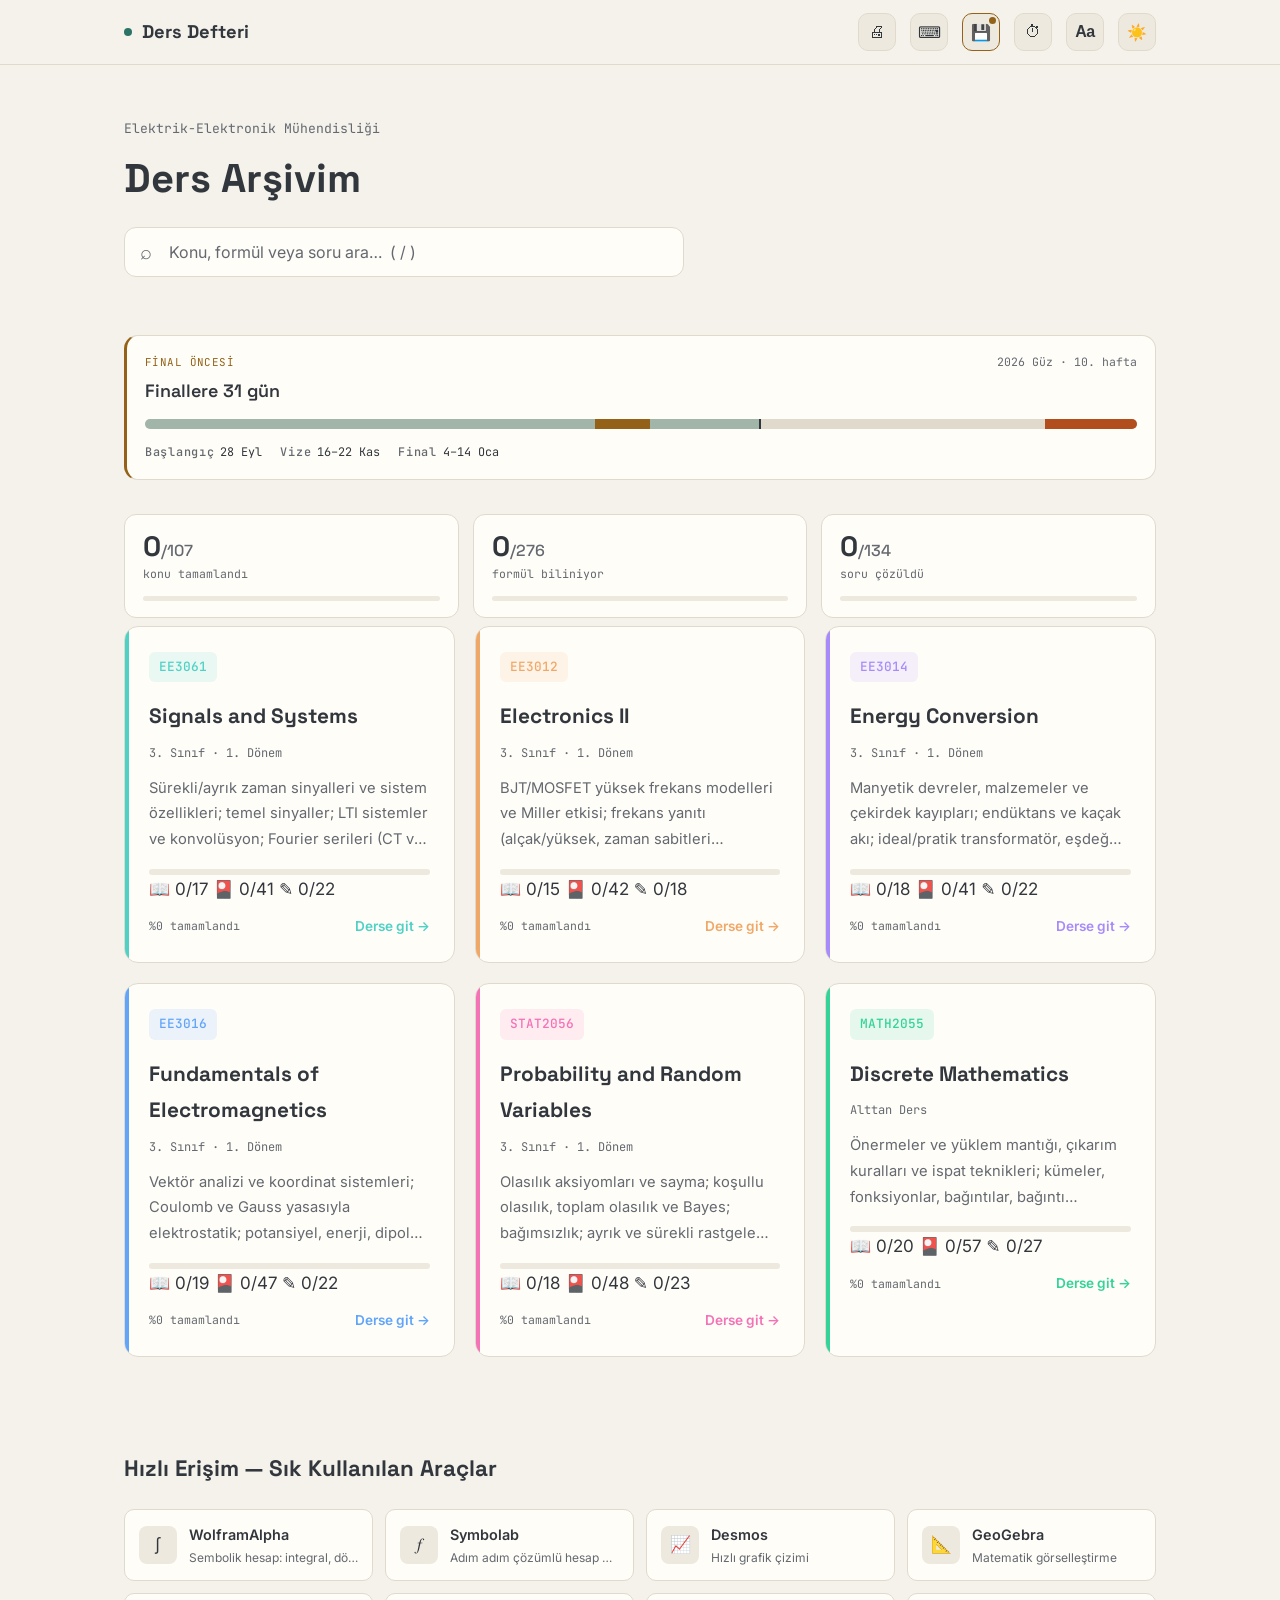
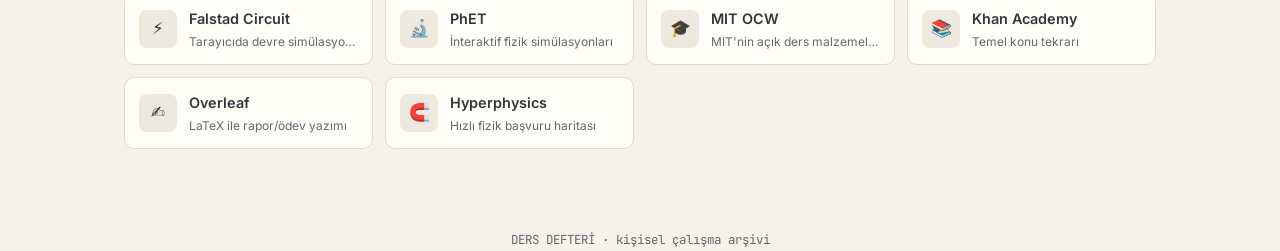
<file: index.html>
<!DOCTYPE html>
<html lang="tr" data-theme="kagit">
<head>
  <meta charset="UTF-8">
  <meta name="viewport" content="width=device-width, initial-scale=1, viewport-fit=cover">
  <title>Ders Defteri</title>

  <!-- ---------- PWA ---------- -->
  <link rel="manifest" href="manifest.json">
  <!-- Tema kullanıcı seçimine bağlı; app.js açılışta doğru rengi yazar. -->
  <meta name="theme-color" content="#F5F2EB">
  <meta name="description" content="Elektrik-Elektronik Mühendisliği ders arşivi: konu anlatımları, formül kartları, video kaynakları ve çözümlü soru havuzu.">
  <meta name="apple-mobile-web-app-capable" content="yes">
  <meta name="mobile-web-app-capable" content="yes">
  <meta name="apple-mobile-web-app-status-bar-style" content="default">
  <meta name="apple-mobile-web-app-title" content="Ders Defteri">
  <link rel="apple-touch-icon" href="icon-192.png">
  <link rel="icon" type="image/png" sizes="192x192" href="icon-192.png">

  <link rel="preconnect" href="https://fonts.googleapis.com">
  <link rel="preconnect" href="https://fonts.gstatic.com" crossorigin>
  <link href="https://fonts.googleapis.com/css2?family=Space+Grotesk:wght@500;600;700&family=Inter:wght@400;500;600&family=JetBrains+Mono:wght@400;500;700&display=swap" rel="stylesheet">

  <link rel="stylesheet" href="style.css">
</head>
<body>

  <header class="topbar">
    <div class="wrap">
      <a class="brand" href="index.html"><span class="dot"></span> Ders Defteri</a>
      <div class="nav-actions">
        <button id="themeBtn" class="theme-toggle" onclick="temaSirala()" aria-label="Tema değiştir">☀️</button>
      </div>
    </div>
  </header>

  <main class="wrap">
    <section class="hero">
      <span class="eyebrow">Elektrik-Elektronik Mühendisliği</span>
      <h1>Ders Arşivim</h1>

      <div class="search-box">
        <span class="search-ico">⌕</span>
        <input id="searchInput" type="search" autocomplete="off"
               placeholder="Konu, formül veya soru ara…  ( / )"
               aria-label="Tüm derslerde ara">
        <div id="searchResults" class="search-results"><!-- app.js doldurur --></div>
      </div>
    </section>

    <section id="homeTakvim" class="takvim" hidden><!-- app.js doldurur --></section>

    <section id="homeOzet" class="ozet"><!-- app.js doldurur --></section>

    <section class="grid" id="courseGrid"><!-- app.js doldurur --></section>

    <section class="home-links">
      <h2>Hızlı Erişim — Sık Kullanılan Araçlar</h2>
      <div class="ql-grid" id="quickLinks"><!-- app.js doldurur --></div>
    </section>
  </main>

  <footer class="wrap">DERS DEFTERİ · kişisel çalışma arşivi</footer>

  <!-- Ders verileri (her ders ayrı dosyada) -->
  <script src="data/EE3061.js"></script>
  <script src="data/EE3012.js"></script>
  <script src="data/EE3014.js"></script>
  <script src="data/EE3016.js"></script>
  <script src="data/STAT2056.js"></script>
  <script src="data/MATH2055.js"></script>
  <!-- Ayarlar: kart sırası + hızlı linkler (derslerden SONRA yüklenmeli) -->
  <script src="data/_ayarlar.js"></script>
  <script src="app.js"></script>
</body>
</html>
</file>
<file: style.css>
/* ============================================================
   DERS DEFTERİ — STİL DOSYASI
   Tasarım ilkesi: SAATLERCE OKUNAN BİR DERS KİTABI.
   Ekran bir arayüz değil, sayfa gibi görünmeli; göz gezdirdiği
   her yerde renk, çerçeve ve hareket bulmamalı.
   ------------------------------------------------------------
   1) Renk yalnız ANLAM taşıdığında kullanılır (durum, uyarı, vurgu).
      Dekoratif renk yok; ders rengi yalnız ince bir kenar şeridinde.
   2) Kontrast yüksek ama saf siyah/beyaz yok — ikisi de parlama yapar.
   3) Hareket en aza indirildi: hover'da zıplama, parlaklık oynatma yok.
   4) Metin ölçüsü ve boyutu kullanıcı ayarına bağlı (Aa paneli).
   ============================================================ */

/* ---------- Tema değişkenleri ----------
   Üç tema: kagit (gündüz, varsayılan) · ilik (akşam, düşük mavi ışık)
   · gece (karanlık oda). Eski "light"/"dark" kayıtları app.js'te
   kagit/gece olarak göçürülür.                                            */
:root,
[data-theme="kagit"] {
  /* KAĞIT — kırık beyaz sayfa, mürekkep grisi, yumuşak yeşil vurgu */
  --bg:        #F5F2EB;
  --surface:   #FFFDF8;
  --surface-2: #EDE9DF;
  --border:    #E0DACC;
  --border-yumusak: #EBE6DA;   /* liste içi ayraçlar: kutu hissi vermeyen çizgi */
  --text:      #32373D;   /* saf siyah değil: uzun okumada parlama yapmaz */
  --muted:     #646970;
  --accent:    #2B7466;
  --accent-soft:#DEEDE7;
  --accent-dim:#DEEDE7;
  --shadow:    0 1px 3px rgba(70, 60, 40, 0.05);

  --accent-fg: #FFFFFF;   /* vurgu zemini üzerindeki yazı */
  --uyari:     #936117;   /* tekrar haftası / uyarı */
  --uyari-soft:#F7EDD8;
  --hata:      #B24E1D;   /* sınav / dikkat */
  --sil:       #B33A3F;   /* silme / tehlike */

  --font-display: "Space Grotesk", system-ui, sans-serif;
  --font-body:    "Inter", system-ui, sans-serif;
  --font-mono:    "JetBrains Mono", ui-monospace, monospace;
  --radius: 14px;
  --iz: .04em;            /* etiketlerde harf aralığı */

  /* Okuma ayarları — Aa panelinden değiştirilir */
  --govde:  17px;         /* gövde punto */
  --satir:  1.75;         /* satır aralığı */
  --olcu:   68ch;         /* satır uzunluğu (metin genişliği) */
}

[data-theme="ilik"] {
  /* ILIK — akşam okuması: mavi ışık kısılmış, kağıt sarıya çalıyor.
     Gece temasına geçmek istemeyip ekranı yumuşatmak isteyen için. */
  --bg:        #F0E6D6;
  --surface:   #F8F1E3;
  --surface-2: #E7DAC5;
  --border:    #DACAAC;
  --border-yumusak: #E4D7BE;
  --text:      #43372A;
  --muted:     #6E5E4B;
  --accent:    #7C5426;
  --accent-soft:#E9DBC2;
  --accent-dim:#E9DBC2;
  --shadow:    0 1px 3px rgba(90, 70, 40, 0.07);

  --accent-fg: #FBF5EA;
  --uyari:     #825C11;
  --uyari-soft:#EDDFBE;
  --hata:      #A0471B;
  --sil:       #A03A36;
}

[data-theme="gece"] {
  /* GECE — karanlık odada parlamayan nötr gri; vurgular pastel.
     Saf beyaz metin ve saf siyah zemin bilinçli olarak kullanılmadı. */
  --bg:        #16191D;
  --surface:   #1E2227;
  --surface-2: #272C32;
  --border:    #343A41;
  --border-yumusak: #2B3036;
  --text:      #CED4DA;
  --muted:     #8F979F;
  --accent:    #7FC4B4;
  --accent-soft:#22352F;
  --accent-dim:#22352F;
  --shadow:    0 2px 10px rgba(0, 0, 0, 0.3);

  --accent-fg: #15211E;
  --uyari:     #D9B267;
  --uyari-soft:#342A17;
  --hata:      #DB8B6B;
  --sil:       #D96A6D;
}

/* ---------- Okuma ayarları: punto ve satır genişliği ---------- */
[data-yazi="kucuk"]  { --govde: 15.5px; --satir: 1.7;  }
[data-yazi="orta"]   { --govde: 17px;   --satir: 1.75; }
[data-yazi="buyuk"]  { --govde: 18.5px; --satir: 1.8;  }
[data-yazi="cok"]    { --govde: 20.5px; --satir: 1.85; }

[data-olcu="dar"]    { --olcu: 58ch; }
[data-olcu="normal"] { --olcu: 68ch; }
[data-olcu="genis"]  { --olcu: 82ch; }

/* Hareketi azalt (ayardan veya işletim sisteminden) */
[data-hareket="az"] *,
[data-hareket="az"] *::before,
[data-hareket="az"] *::after {
  transition: none !important;
  animation: none !important;
  scroll-behavior: auto !important;
}

/* ---------- Reset & gövde ---------- */
* { box-sizing: border-box; margin: 0; padding: 0; }

body {
  font-family: var(--font-body);
  background-color: var(--bg);
  /* Defter karesi kaldırıldı: sayfa boyunca tekrar eden ince çizgiler
     uzun okumada göz için sürekli bir gürültü kaynağıydı. */
  color: var(--text);
  font-size: var(--govde);
  line-height: var(--satir);
  -webkit-font-smoothing: antialiased;
  text-rendering: optimizeLegibility;
  transition: background-color .25s, color .25s;
}

a { color: inherit; text-decoration: none; }

.wrap { max-width: 1080px; margin: 0 auto; padding: 0 24px; }

/* ---------- Üst bar ---------- */
.topbar {
  position: sticky; top: 0; z-index: 50;
  backdrop-filter: blur(10px);
  background: color-mix(in srgb, var(--bg) 82%, transparent);
  border-bottom: 1px solid var(--border);
}
.topbar .wrap {
  display: flex; align-items: center; justify-content: space-between;
  height: 64px;
}
.brand {
  font-family: var(--font-display);
  font-weight: 700; font-size: 1.15rem;
  display: flex; align-items: center; gap: 10px;
}
.brand .dot {
  width: 10px; height: 10px; border-radius: 50%;
  background: var(--accent);
  box-shadow: 0 0 0 3px var(--accent-soft);
}
.nav-actions { display: flex; align-items: center; gap: 14px; }
.back-link {
  font-family: var(--font-mono); font-size: .82rem; color: var(--muted);
}
.back-link:hover { color: var(--accent); }

.theme-toggle {
  background: var(--surface-2); border: 1px solid var(--border);
  color: var(--text); width: 38px; height: 38px; border-radius: 10px;
  cursor: pointer; font-size: 1rem; transition: border-color .2s, transform .15s;
}
.theme-toggle:hover { border-color: var(--accent); background: var(--accent-soft); }

/* ---------- Hero (ana sayfa) ---------- */
.hero { padding: 72px 0 40px; }
.hero .eyebrow {
  font-family: var(--font-mono); font-size: .78rem; letter-spacing: var(--iz);
  text-transform: uppercase; color: var(--accent);
}
.hero h1 {
  font-family: var(--font-display); font-weight: 700;
  font-size: clamp(2rem, 5vw, 3.1rem); line-height: 1.1; margin: 14px 0 12px;
}
.hero p { color: var(--muted); max-width: 540px; font-size: 1.05rem; }

/* ---------- Ders kartları grid ---------- */
.grid {
  display: grid; gap: 20px;
  grid-template-columns: repeat(auto-fill, minmax(280px, 1fr));
  padding-bottom: 80px;
}
.card {
  position: relative;
  background: var(--surface);
  border: 1px solid var(--border);
  border-radius: var(--radius);
  padding: 24px;
  overflow: hidden;
  transition: border-color .18s ease, box-shadow .18s ease;
}
.card::before {  /* sol kenarda ders rengi şeridi */
  content: ""; position: absolute; left: 0; top: 0; bottom: 0; width: 4px;
  background: var(--card-color, var(--accent));
}
.card:hover {
  border-color: var(--card-color, var(--accent));
  box-shadow: var(--shadow);
}
.card .code {
  font-family: var(--font-mono); font-size: .8rem; font-weight: 500;
  color: var(--card-color, var(--accent));
  background: color-mix(in srgb, var(--card-color, var(--accent)) 12%, transparent);
  padding: 4px 10px; border-radius: 6px; display: inline-block;
}
.card h3 { font-family: var(--font-display); font-size: 1.3rem; margin: 16px 0 8px; }
.card .meta { font-family: var(--font-mono); font-size: .75rem; color: var(--muted); }
.card .desc { color: var(--muted); font-size: .92rem; margin-top: 12px; }
.card .go {
  margin-top: 18px; font-size: .85rem; color: var(--card-color, var(--accent));
  font-weight: 600; display: inline-flex; align-items: center; gap: 6px;
}

/* ---------- Ders detay başlığı ---------- */
.course-head { padding: 48px 0 24px; border-bottom: 1px solid var(--border); }
.course-head .code {
  font-family: var(--font-mono); color: var(--accent); font-size: .9rem;
}
.course-head h1 { font-family: var(--font-display); font-size: clamp(1.8rem,4vw,2.6rem); margin: 8px 0; }
.course-head .ozet { color: var(--muted); max-width: 620px; }

/* ---------- Bölüm başlıkları ---------- */
.section { padding: 44px 0; border-bottom: 1px solid var(--border); }
.section > h2 {
  font-family: var(--font-display); font-size: 1.5rem; margin-bottom: 24px;
  display: flex; align-items: center; gap: 12px;
}
.section > h2 .idx {
  font-family: var(--font-mono); font-size: .85rem; color: var(--accent);
  border: 1px solid var(--border); padding: 2px 8px; border-radius: 6px;
}

/* ---------- Konu anlatımı ---------- */
.topic { margin-bottom: 26px; }
.topic h3 { font-family: var(--font-display); font-size: 1.12rem; margin-bottom: 8px; }
.topic p, .topic ul { color: var(--text); }
.topic ul { margin: 8px 0 8px 22px; }
.topic li { margin-bottom: 4px; }
.topic code {
  font-family: var(--font-mono); font-size: .85em;
  background: var(--surface-2); padding: 2px 6px; border-radius: 5px;
}

/* ---------- Galeri ---------- */
.gallery { display: grid; gap: 14px; grid-template-columns: repeat(auto-fill, minmax(200px,1fr)); }
.gallery figure {
  background: var(--surface); border: 1px solid var(--border);
  border-radius: 10px; overflow: hidden;
}
.gallery img {
  width: 100%; height: 150px; object-fit: cover; display: block;
  background: var(--surface-2);
}
.gallery figcaption { font-size: .8rem; color: var(--muted); padding: 8px 12px; }

/* ---------- Doküman kartları ---------- */
.docs { display: grid; gap: 12px; grid-template-columns: repeat(auto-fill, minmax(240px,1fr)); }
.doc {
  display: flex; align-items: center; gap: 14px;
  background: var(--surface); border: 1px solid var(--border);
  border-radius: 10px; padding: 14px 16px; transition: border-color .2s, transform .15s;
}
.doc:hover { border-color: var(--accent); background: var(--surface-2); }
.doc .ico {
  width: 42px; height: 42px; border-radius: 8px; flex: none;
  background: var(--accent-dim); color: var(--accent);
  display: grid; place-items: center; font-family: var(--font-mono);
  font-size: .7rem; font-weight: 700;
}
.doc .doc-name { font-weight: 600; font-size: .92rem; }
.doc .doc-tag  { font-family: var(--font-mono); font-size: .72rem; color: var(--muted); }

/* ---------- Video ---------- */
.videos { display: grid; gap: 20px; grid-template-columns: repeat(auto-fill, minmax(320px,1fr)); }
.video figcaption { font-size: .9rem; margin-top: 8px; color: var(--muted); }
.video .frame {
  position: relative; aspect-ratio: 16/9; border-radius: 10px; overflow: hidden;
  border: 1px solid var(--border);
}
.video iframe { position: absolute; inset: 0; width: 100%; height: 100%; border: 0; }

/* ---------- Soru havuzu / akordeon ---------- */
.q-filter { display: flex; gap: 8px; margin-bottom: 20px; }
.q-filter button {
  font-family: var(--font-mono); font-size: .78rem;
  background: var(--surface); border: 1px solid var(--border); color: var(--muted);
  padding: 6px 14px; border-radius: 20px; cursor: pointer; transition: all .15s;
}
.q-filter button.active { background: var(--accent); color: var(--accent-fg); border-color: var(--accent); }

.accordion { display: flex; flex-direction: column; gap: 12px; }
.acc-item {
  background: var(--surface); border: 1px solid var(--border);
  border-radius: 10px; overflow: hidden;
}
.acc-head {
  width: 100%; text-align: left; background: none; border: 0; cursor: pointer;
  color: var(--text); font-family: var(--font-body); font-size: .98rem;
  padding: 16px 18px; display: flex; align-items: center; gap: 12px;
}
.acc-head .tag {
  font-family: var(--font-mono); font-size: .68rem; text-transform: uppercase;
  padding: 3px 8px; border-radius: 5px; flex: none;
  background: var(--accent-dim); color: var(--accent);
}
.acc-head .tag.final { background: var(--uyari-soft); color: var(--uyari); }
.acc-head .chev { margin-left: auto; transition: transform .25s; color: var(--muted); }
.acc-item.open .chev { transform: rotate(180deg); }
.acc-body {
  max-height: 0; overflow: hidden; transition: max-height .3s ease;
  border-top: 0 solid var(--border);
}
.acc-item.open .acc-body { border-top: 1px solid var(--border); }
.acc-body .inner { padding: 20px 22px 22px; }
/* Okuma konforu: uzun satır göz yorar, konu metni ~72 karakterde tutulur.
   Formül ve tablolar bu sınırın dışında, tam genişlikte kalır. */
.acc-body .inner > p,
.acc-body .inner > ul,
.acc-body .inner > ol { max-width: var(--olcu); }
.acc-body .inner > p + p { margin-top: 12px; }
.acc-body .inner ul,
.acc-body .inner ol { padding-left: 22px; margin: 10px 0; }
.acc-body .inner li { margin: 4px 0; }
.acc-body .inner b { color: var(--text); font-weight: 600; }
/* Konu içi tablolar (ör. Maxwell denklemleri özeti): dar ekranda yatay kaydırılır */
.acc-body .inner table {
  display: block; overflow-x: auto; border-collapse: collapse;
  margin: 12px 0; font-size: .92em; max-width: 100%;
}
.acc-body .inner th, .acc-body .inner td {
  border: 1px solid var(--border); padding: 6px 10px; text-align: left; vertical-align: top;
}
.acc-body .inner th { background: var(--surface); font-weight: 600; }
.acc-body .cozum-label {
  font-family: var(--font-mono); font-size: .72rem; color: var(--accent);
  text-transform: uppercase; letter-spacing: var(--iz); margin: 14px 0 6px;
}

/* ---------- Boş durum ---------- */
.empty {
  color: var(--muted); font-size: .9rem; font-style: italic;
  background: var(--surface); border: 1px dashed var(--border);
  padding: 18px; border-radius: 10px;
}

/* ---------- Footer ---------- */
footer {
  padding: 32px 0; text-align: center; color: var(--muted);
  font-family: var(--font-mono); font-size: .78rem;
}

/* ============================================================
   PWA / iOS GÜVENLİ ALAN (safe area)
   "Ana Ekrana Ekle" ile tam ekran açıldığında çentik ve
   home bar'ın içerikle çakışmasını önler.
   ============================================================ */
:root {
  --sa-top:    env(safe-area-inset-top, 0px);
  --sa-bottom: env(safe-area-inset-bottom, 0px);
  --sa-left:   env(safe-area-inset-left, 0px);
  --sa-right:  env(safe-area-inset-right, 0px);
}

/* Yatay çentik boşluğu tüm içerik sarmalayıcılarına */
.wrap {
  padding-left:  calc(24px + var(--sa-left));
  padding-right: calc(24px + var(--sa-right));
}

/* Üst bar çentiğin altına insin (status bar black-translucent) */
.topbar { padding-top: var(--sa-top); }

/* Home bar çubuğu footer'ı kesmesin */
footer { padding-bottom: calc(32px + var(--sa-bottom)); }

/* Sabit konumlu katmanlar da güvenli alana saygı duysun */
.overlay {
  padding-top:    calc(20px + var(--sa-top));
  padding-bottom: calc(20px + var(--sa-bottom));
  padding-left:   calc(20px + var(--sa-left));
  padding-right:  calc(20px + var(--sa-right));
}
.pomo-panel { max-height: calc(100vh - 90px - var(--sa-top)); overflow: auto; }

/* Standalone modda (ana ekran uygulaması) lastik bant kaydırmayı kıs */
@media all and (display-mode: standalone) {
  body { overscroll-behavior-y: none; }
}

/* ---------- Erişilebilirlik & mobil ---------- */
:focus-visible { outline: 2px solid var(--accent); outline-offset: 2px; }
@media (prefers-reduced-motion: reduce) { * { transition: none !important; } }
@media (max-width: 600px) {
  .hero { padding: 48px 0 28px; }
  .section { padding: 32px 0; }
}

/* ============================================================
   BU HAFTA (ders sayfası — takvimden gelen tek satır)
   ============================================================ */
.bu-hafta {
  display: flex; gap: 16px; align-items: center; flex-wrap: wrap;
  margin: 18px 0 4px; padding: 12px 16px;
  border: 1px solid var(--border); border-left: 3px solid var(--accent);
  border-radius: 12px; background: var(--surface);
}
.bh-sol { display: flex; flex-direction: column; gap: 2px; min-width: 132px; }
.bh-etiket {
  font-family: var(--font-mono); font-size: .66rem; letter-spacing: var(--iz); color: var(--accent);
}
.bh-tarih { font-family: var(--font-mono); font-size: .72rem; color: var(--muted); }
.bh-konular { display: flex; flex-wrap: wrap; gap: 6px; }
.bh-konu {
  font-size: .85rem; padding: 5px 11px; border-radius: 20px;
  border: 1px solid var(--border); background: var(--surface-2);
  color: var(--text); text-decoration: none;
}
.bh-konu:hover { border-color: var(--accent); color: var(--accent); }
.bh-konu.ok { color: var(--muted); border-color: var(--accent); }
.bh-konu.ok::before { content: "✓ "; color: var(--accent); }
.bh-bos { font-size: .85rem; color: var(--muted); font-style: italic; }
.bh-tekrar { border-left-color: var(--uyari); }
.bh-tekrar .bh-etiket { color: var(--uyari); }
.bh-sinav { border-left-color: var(--hata); }
.bh-sinav .bh-etiket { color: var(--hata); }

/* ============================================================
   FORMÜL KARTLARI (flip)
   ============================================================ */
.cards { display: grid; gap: 16px; grid-template-columns: repeat(auto-fill, minmax(230px, 1fr)); }
.flip {
  perspective: 1200px; background: none; border: 0; padding: 0;
  cursor: pointer; font-family: inherit; color: inherit; text-align: inherit;
}
.flip-inner {
  position: relative; width: 100%; height: 190px;
  transition: transform .5s; transform-style: preserve-3d;
}
.flip.flipped .flip-inner { transform: rotateY(180deg); }
.flip-face {
  position: absolute; inset: 0; backface-visibility: hidden;
  display: flex; flex-direction: column; align-items: center; justify-content: center;
  gap: 8px; padding: 16px; border: 1px solid var(--border); border-radius: 14px;
  text-align: center;
  /* Uzun formüller: dikeyde kaydırılır, yatayda formülün kendi kutusu kaydırır.
     Kalın sistem çubuğu köşe yuvarlaklığını bozuyordu — ince ve temaya uygun. */
  overflow: hidden auto; overscroll-behavior: contain;
  scrollbar-width: thin; scrollbar-color: var(--border) transparent;
}
.flip-face::-webkit-scrollbar { width: 5px; }
.flip-face::-webkit-scrollbar-track { background: transparent; }
.flip-face::-webkit-scrollbar-thumb {
  background: var(--border); border-radius: 4px;
}
.flip-face::-webkit-scrollbar-thumb:hover { background: var(--muted); }
.flip-front { background: var(--surface); }
.flip-front strong { font-family: var(--font-display); font-size: 1.15rem; }
.flip-hint { font-family: var(--font-mono); font-size: .68rem; color: var(--muted); }
.flip-back {
  background: var(--surface-2); transform: rotateY(180deg);
  border-color: var(--accent);
}
/* flex kolonda align-items:center öğeyi max-content genişliğinde bırakıyor,
   bu yüzden yüzdelerin çözülebilmesi için tam genişlik şart */
.flip-formula { font-size: 1.05rem; width: 100%; max-width: 100%; }
/* Karta sığmayan uzun formüller kaydırma çubuğu çıkarmak yerine küçültülür:
   MathJax SVG'si oransal ölçeklenince kart temiz kalıyor, formül tam görünüyor. */
/* svg'ye doğrudan max-width vermek işe yaramıyor: mjx-container inline-block
   olduğu için yüzde, svg'nin kendi genişliğine göre çözülüyor. Kabı bloklayıp
   tam genişlik verince svg gerçekten karta göre ölçekleniyor. */
/* MathJax kabın display/margin'ini satır içi stille yazıyor — bastırmak şart */
.flip-formula mjx-container { display: block !important; width: 100%; margin: 0 !important; }
.flip-formula mjx-container > svg { max-width: 100%; height: auto; display: block; margin: 0 auto; }
.flip-desc { font-size: .8rem; color: var(--muted); margin-top: 4px; }

/* ============================================================
   YÜKLEME (upload)
   ============================================================ */
.upload-row { display: flex; align-items: center; gap: 14px; flex-wrap: wrap; margin-bottom: 18px; }
.btn-upload {
  display: inline-flex; align-items: center; gap: 6px;
  font-family: var(--font-body); font-weight: 600; font-size: .9rem;
  background: var(--accent); color: var(--accent-fg); border: 0;
  padding: 10px 18px; border-radius: 10px; cursor: pointer;
  transition: background .15s;
}
.btn-upload:hover { background: color-mix(in srgb, var(--accent) 86%, var(--text)); }
/* dosya seçiciyi görünmez ama TIKLANABİLİR yapar (display:none KULLANMA — iOS engelliyor) */
.file-hidden {
  position: absolute; width: 1px; height: 1px; padding: 0; margin: -1px;
  overflow: hidden; clip: rect(0 0 0 0); white-space: nowrap; border: 0;
}
.upload-note { font-size: .8rem; color: var(--muted); }

/* Önizleme grid + thumbnail */
.preview-grid { display: grid; gap: 12px; grid-template-columns: repeat(auto-fill, minmax(150px, 1fr)); }
.thumb { position: relative; border-radius: 10px; overflow: hidden; border: 1px solid var(--border); }
.thumb img {
  width: 100%; height: 130px; object-fit: cover; display: block;
  background: var(--surface-2); cursor: zoom-in;
}
.thumb .del, .del-doc {
  position: absolute; top: 6px; right: 6px;
  width: 26px; height: 26px; border-radius: 50%; border: 0; cursor: pointer;
  background: rgba(0,0,0,.6); color: #fff; font-size: 1rem; line-height: 1;
  display: grid; place-items: center; backdrop-filter: blur(4px);
}
.thumb .del:hover, .del-doc:hover { background: var(--sil); }
.del-doc { position: static; flex: none; margin-left: auto; background: var(--surface-2); color: var(--muted); }
.del-doc:hover { background: var(--sil); color: #fff; }

.more-btn {
  margin-top: 16px; font-family: var(--font-body); font-weight: 600; font-size: .88rem;
  background: var(--surface); color: var(--text); border: 1px solid var(--accent);
  padding: 10px 18px; border-radius: 10px; cursor: pointer; transition: background .15s;
}
.more-btn:hover { background: var(--accent-dim); }
.gallery-count { margin-top: 12px; font-family: var(--font-mono); font-size: .78rem; color: var(--muted); }

/* Yüklenen doküman kartı (silme butonlu) */
#dokUploaded .doc { padding-right: 12px; }
.doc-link { display: flex; align-items: center; gap: 14px; flex: 1; min-width: 0; }
.doc-link .doc-name { word-break: break-word; }

/* ============================================================
   OVERLAY: galeri modalı + lightbox
   ============================================================ */
.overlay {
  position: fixed; inset: 0; z-index: 200; display: none;
  align-items: center; justify-content: center; padding: 20px;
  background: rgba(0,0,0,.78); backdrop-filter: blur(6px);
}
.overlay.open { display: flex; }
.ov-close {
  background: var(--surface-2); border: 1px solid var(--border); color: var(--text);
  width: 38px; height: 38px; border-radius: 10px; cursor: pointer; font-size: 1.2rem; flex: none;
}
.ov-close:hover { border-color: var(--accent); }

.lightbox { position: relative; max-width: 92vw; max-height: 90vh; text-align: center; }
.lightbox img { max-width: 92vw; max-height: 80vh; border-radius: 12px; border: 1px solid var(--border); }
.lightbox .ov-close { position: absolute; top: -10px; right: -10px; }
.ov-cap { margin-top: 10px; color: var(--muted); font-size: .85rem; word-break: break-word; }

.gallery-modal {
  background: var(--bg); border: 1px solid var(--border); border-radius: 16px;
  width: min(900px, 96vw); max-height: 88vh; overflow: auto; padding: 20px;
}
.gm-head { display: flex; align-items: center; justify-content: space-between; margin-bottom: 18px; }
.gm-head h3 { font-family: var(--font-display); font-size: 1.2rem; }
.gallery-modal .thumb img { height: 150px; }

/* ============================================================
   OKUMA KONFORU — konu akordeonu
   ============================================================ */
.section-hint {
  font-size: .82rem; color: var(--muted); margin: -12px 0 18px;
  font-family: var(--font-mono);
}
.topic-item {
  background: var(--surface); border: 1px solid var(--border);
  border-radius: 12px; overflow: hidden; margin-bottom: 10px;
  transition: border-color .2s;
}
.topic-item.open { border-color: color-mix(in srgb, var(--accent) 45%, var(--border)); }
.topic-head { display: flex; align-items: stretch; }
.topic-check {
  flex: none; width: 46px; border: 0; cursor: pointer;
  background: var(--surface-2); color: var(--muted);
  font-size: 1rem; border-right: 1px solid var(--border);
  transition: background .2s, color .2s;
}
.topic-check:hover { color: var(--accent); }
.topic-item.done .topic-check { background: var(--accent); color: var(--accent-fg); }
.topic-item.done .topic-title { color: var(--muted); text-decoration: line-through; text-decoration-color: color-mix(in srgb, var(--muted) 50%, transparent); }
.topic-toggle { flex: 1; }
.topic-content { max-width: var(--olcu); }   /* uzun satır okumayı yorar */
.topic-content p { margin-bottom: 10px; }
.topic-content ul { margin: 8px 0 10px 22px; }

/* ---------- İlerleme çubukları ---------- */
.prog-bar {
  margin-top: 18px; height: 8px; border-radius: 6px;
  background: var(--surface-2); border: 1px solid var(--border); overflow: hidden;
  max-width: 420px;
}
.prog-fill {
  height: 100%; width: 0%; border-radius: 6px;
  background: var(--accent);
  transition: width .4s ease;
}
.prog-label { font-family: var(--font-mono); font-size: .75rem; color: var(--muted); margin-top: 6px; }

.card-prog {
  margin-top: 16px; height: 6px; border-radius: 4px;
  background: var(--surface-2); overflow: hidden;
}
.card-prog-fill { height: 100%; background: var(--card-color, var(--accent)); border-radius: 4px; }
.card-prog-row { display: flex; justify-content: space-between; align-items: center; margin-top: 10px; }
.card-prog-label { font-family: var(--font-mono); font-size: .72rem; color: var(--muted); }
.card .go { margin-top: 0; }

/* ---------- Bölüm içi gezinme çipleri ---------- */
.sec-nav {
  position: sticky; top: 64px; z-index: 40;
  display: flex; gap: 8px; flex-wrap: wrap;
  padding: 12px 0; margin-top: 4px;
  background: color-mix(in srgb, var(--bg) 88%, transparent);
  backdrop-filter: blur(8px);
}
.sec-nav a {
  font-family: var(--font-mono); font-size: .75rem; color: var(--muted);
  background: var(--surface); border: 1px solid var(--border);
  padding: 5px 12px; border-radius: 20px; transition: all .15s;
}
.sec-nav a:hover { color: var(--accent); border-color: var(--accent); }

/* ---------- Hızlı erişim linkleri ---------- */
.home-links { padding: 12px 0 80px; }
.home-links h2 { font-family: var(--font-display); font-size: 1.4rem; margin-bottom: 20px; }
.ql-grid { display: grid; gap: 12px; grid-template-columns: repeat(auto-fill, minmax(240px, 1fr)); }
.ql {
  display: flex; align-items: center; gap: 12px;
  background: var(--surface); border: 1px solid var(--border);
  border-radius: 10px; padding: 12px 14px;
  transition: border-color .2s, transform .15s;
}
.ql:hover { border-color: var(--accent); background: var(--surface-2); }
.ql-ico {
  width: 38px; height: 38px; flex: none; border-radius: 8px;
  background: var(--surface-2); display: grid; place-items: center; font-size: 1.05rem;
}
.ql-body { min-width: 0; display: flex; flex-direction: column; }
.ql-name { font-weight: 600; font-size: .9rem; }
.ql-desc { font-size: .75rem; color: var(--muted); white-space: nowrap; overflow: hidden; text-overflow: ellipsis; }

/* ---------- Video playlist rozeti ---------- */
.pl-tag {
  font-family: var(--font-mono); font-size: .6rem; letter-spacing: var(--iz);
  background: var(--accent-dim); color: var(--accent);
  padding: 2px 6px; border-radius: 4px; vertical-align: 1px;
}

/* ---------- Yedekleme paneli ---------- */
.bk-holder { position: relative; }
.bk-panel {
  display: none; position: absolute; right: 0; top: 48px;
  width: 268px; max-width: calc(100vw - 24px); padding: 16px;
  background: var(--surface); border: 1px solid var(--border);
  border-radius: 14px; box-shadow: var(--shadow); z-index: 60;
  max-height: calc(100vh - 90px - var(--sa-top)); overflow: auto;
}
.bk-panel.open { display: block; }
.bk-head { display: flex; align-items: baseline; justify-content: space-between; gap: 8px; margin-bottom: 8px; }
.bk-title {
  font-family: var(--font-mono); font-size: .68rem; letter-spacing: var(--iz);
  background: var(--accent-dim); color: var(--accent); padding: 3px 8px; border-radius: 5px;
}
.bk-hint, .bk-note { font-size: .68rem; color: var(--muted); font-family: var(--font-mono); line-height: 1.5; }
.bk-info { font-family: var(--font-mono); font-size: .74rem; color: var(--text); margin-bottom: 12px; }
.bk-act {
  display: block; width: 100%; margin-bottom: 8px; padding: 10px 12px;
  font-family: var(--font-body); font-size: .82rem; font-weight: 600; text-align: center;
  background: var(--accent); color: var(--accent-fg); border: 1px solid var(--accent);
  border-radius: 10px; cursor: pointer;
}
.bk-act.ghost { background: var(--surface-2); color: var(--text); border-color: var(--border); }
.bk-act.ghost:hover { border-color: var(--accent); }
.bk-act:disabled { opacity: .6; cursor: progress; }
.bk-file { margin-bottom: 12px; }

/* ---------- Pomodoro ---------- */
.pomo-holder { position: relative; }
.pomo-panel {
  display: none; position: absolute; right: 0; top: 48px;
  width: 240px; padding: 18px;
  background: var(--surface); border: 1px solid var(--border);
  border-radius: 14px; box-shadow: var(--shadow); z-index: 60;
}
.pomo-panel.open { display: block; }
.pomo-head { display: flex; align-items: baseline; justify-content: space-between; margin-bottom: 12px; }
.pomo-mode {
  font-family: var(--font-mono); font-size: .68rem; letter-spacing: var(--iz);
  background: var(--accent-dim); color: var(--accent); padding: 3px 8px; border-radius: 5px;
}
.pomo-hint { font-size: .68rem; color: var(--muted); font-family: var(--font-mono); }
.pomo-ring {
  --pct: 0%;
  width: 130px; height: 130px; margin: 0 auto 14px; border-radius: 50%;
  background:
    conic-gradient(var(--accent) var(--pct), var(--surface-2) var(--pct));
  display: grid; place-items: center;
}
.pomo-ring span {
  width: 106px; height: 106px; border-radius: 50%;
  background: var(--surface); display: grid; place-items: center;
  font-family: var(--font-mono); font-size: 1.5rem; font-weight: 700;
}
.pomo-actions { display: flex; gap: 8px; margin-bottom: 10px; }
.pomo-actions button {
  flex: 1; padding: 8px 0; border-radius: 8px; border: 0; cursor: pointer;
  font-family: var(--font-body); font-weight: 600; font-size: .82rem;
  background: var(--accent); color: var(--accent-fg);
}
.pomo-actions button:last-child { background: var(--surface-2); color: var(--text); border: 1px solid var(--border); }
.pomo-presets { display: flex; gap: 6px; }
.pomo-presets button {
  flex: 1; padding: 5px 0; border-radius: 6px; cursor: pointer;
  font-family: var(--font-mono); font-size: .68rem;
  background: none; border: 1px solid var(--border); color: var(--muted);
}
.pomo-presets button:hover { color: var(--accent); border-color: var(--accent); }

/* ---------- Mini pomodoro (çalışırken; sürüklenebilir) ---------- */
.pomo-mini {
  position: fixed; z-index: 60; left: auto; top: auto; right: 18px; bottom: 18px;
  display: flex; align-items: center; gap: 8px;
  padding: 8px 10px; border-radius: 999px;
  background: var(--surface); border: 1px solid var(--accent);
  box-shadow: var(--shadow); cursor: grab; user-select: none; touch-action: none;
}
.pomo-mini[hidden] { display: none; }
.pomo-mini.tasiniyor { cursor: grabbing; opacity: .92; }
.pomo-mini.mola { border-color: var(--uyari); }
.pomo-mini-grip { color: var(--muted); font-size: .9rem; letter-spacing: -2px; }
.pomo-mini-mode {
  font-family: var(--font-mono); font-size: .6rem; letter-spacing: var(--iz); color: var(--accent);
}
.pomo-mini.mola .pomo-mini-mode { color: var(--uyari); }
.pomo-mini-time {
  font-family: var(--font-mono); font-size: 1rem; font-weight: 700;
  font-variant-numeric: tabular-nums; color: var(--text);
}
.pomo-mini button {
  border: 0; background: var(--surface-2); color: var(--text);
  width: 26px; height: 26px; border-radius: 50%; cursor: pointer; font-size: .78rem;
  display: grid; place-items: center;
}
.pomo-mini button:hover { background: var(--accent-dim); color: var(--accent); }
.pomo-mini-x:hover { background: color-mix(in srgb, var(--sil) 13%, transparent); color: var(--sil); }

/* ============================================================
   ARAMA (ana sayfa)
   ============================================================ */
.search-box { position: relative; max-width: 560px; margin-top: 26px; }
.search-ico {
  position: absolute; left: 16px; top: 50%; transform: translateY(-50%);
  color: var(--muted); font-size: 1.25rem; pointer-events: none;
}
#searchInput {
  width: 100%; font-family: var(--font-body); font-size: 1rem;
  color: var(--text); background: var(--surface);
  border: 1px solid var(--border); border-radius: 12px;
  padding: 14px 16px 14px 44px;
  transition: border-color .2s, box-shadow .2s;
  -webkit-appearance: none;
}
#searchInput::placeholder { color: var(--muted); }
#searchInput:focus {
  outline: none; border-color: var(--accent);
  box-shadow: 0 0 0 3px color-mix(in srgb, var(--accent) 18%, transparent);
}
.search-results {
  display: none; position: absolute; left: 0; right: 0; top: calc(100% + 8px);
  z-index: 70; max-height: min(60vh, 460px); overflow: auto;
  background: var(--surface); border: 1px solid var(--border);
  border-radius: 12px; box-shadow: var(--shadow); padding: 6px;
}
.search-results.open { display: block; }
.sr-item {
  display: flex; align-items: center; gap: 12px;
  padding: 10px 12px; border-radius: 8px; transition: background .12s;
  border-left: 3px solid var(--card-color, var(--accent));
}
.sr-item:hover { background: var(--surface-2); }
.sr-tur {
  font-family: var(--font-mono); font-size: .6rem; letter-spacing: var(--iz);
  color: var(--card-color, var(--accent)); flex: none; width: 52px; text-align: center;
}
.sr-body { min-width: 0; display: flex; flex-direction: column; line-height: 1.4; }
.sr-ad {
  font-size: .92rem; font-weight: 500;
  overflow: hidden; text-overflow: ellipsis; white-space: nowrap;
}
.sr-ders { font-family: var(--font-mono); font-size: .7rem; color: var(--muted); }
.sr-bos { padding: 16px; color: var(--muted); font-size: .88rem; text-align: center; }

/* ============================================================
   GENEL DURUM ÖZETİ + KALDIĞIN YER (ana sayfa)
   ============================================================ */
/* ---------- Akademik takvim (ana sayfa) ---------- */
.takvim { margin: 30px 0 0; }
.tv-card {
  border: 1px solid var(--border); border-radius: 14px; padding: 16px 18px;
  background: var(--surface); display: grid; gap: 13px;
  border-left: 3px solid var(--tv-renk, var(--accent));
}
.tv-vize  { --tv-renk: var(--hata); }
.tv-final { --tv-renk: var(--hata); }
.tv-ders2 { --tv-renk: var(--uyari); }
.tv-bitti { --tv-renk: var(--muted); }
.tv-head { display: flex; align-items: baseline; justify-content: space-between; gap: 12px; flex-wrap: wrap; }
.tv-now { display: grid; gap: 3px; }
.tv-etiket {
  font-family: var(--font-mono); font-size: .68rem; letter-spacing: var(--iz);
  color: var(--tv-renk, var(--accent));
}
.tv-mesaj { font-family: var(--font-display); font-size: 1.12rem; font-weight: 600; }
.tv-donem { font-family: var(--font-mono); font-size: .72rem; color: var(--muted); }

.tv-bar {
  position: relative; height: 10px; border-radius: 6px;
  background: var(--border); overflow: hidden;
}
.tv-gecen { position: absolute; inset: 0 auto 0 0; background: var(--accent); opacity: .35; }
.tv-seg { position: absolute; top: 0; bottom: 0; }
.tv-seg-vize  { background: var(--uyari); }
.tv-seg-final { background: var(--hata); }
.tv-imlec {
  position: absolute; top: -3px; bottom: -3px; width: 2px;
  background: var(--text); transform: translateX(-1px);
}
.tv-kilo { display: flex; gap: 18px; flex-wrap: wrap; }
.tv-kilo-it {
  font-family: var(--font-mono); font-size: .74rem; color: var(--text);
  display: flex; gap: 6px;
}
.tv-kilo-it b { color: var(--muted); font-weight: 500; letter-spacing: .06em; }

.ozet { margin: 34px 0 8px; display: grid; gap: 14px; }
.ozet-stats { display: grid; gap: 14px; grid-template-columns: repeat(auto-fit, minmax(200px, 1fr)); }
.ozet-stat {
  background: var(--surface); border: 1px solid var(--border);
  border-radius: 12px; padding: 16px 18px;
}
.ozet-num {
  font-family: var(--font-display); font-size: 1.75rem; font-weight: 700;
  line-height: 1.1; display: block;
}
.ozet-tot { font-size: 1rem; color: var(--muted); font-weight: 500; }
.ozet-lbl {
  font-family: var(--font-mono); font-size: .72rem; color: var(--muted);
  display: block; margin-top: 2px;
}
.ozet-bar {
  height: 5px; border-radius: 4px; background: var(--surface-2);
  overflow: hidden; margin-top: 12px;
}
.ozet-bar-fill { height: 100%; background: var(--accent); border-radius: 4px; transition: width .4s ease; }

.ozet-devam {
  display: grid; gap: 2px;
  background: var(--surface); border: 1px solid var(--border);
  border-left: 4px solid var(--card-color, var(--accent));
  border-radius: 12px; padding: 16px 18px;
  transition: border-color .2s, transform .15s;
}
.ozet-devam:hover { border-color: var(--card-color, var(--accent)); background: var(--surface-2); }
.ozet-devam-lbl {
  font-family: var(--font-mono); font-size: .66rem; letter-spacing: var(--iz);
  color: var(--card-color, var(--accent));
}
.ozet-devam-ad { font-family: var(--font-display); font-size: 1.12rem; font-weight: 600; }
.ozet-devam-ders { font-family: var(--font-mono); font-size: .72rem; color: var(--muted); }
.ozet-devam-git { font-size: .85rem; color: var(--card-color, var(--accent)); margin-top: 6px; }

/* Kart açıklamalarını kırp — ızgara satırları eşitlensin, ekrana daha çok ders sığsın */
.card .desc {
  display: -webkit-box; -webkit-line-clamp: 3; -webkit-box-orient: vertical;
  overflow: hidden;
}

/* ============================================================
   SORU HAVUZU — dene, sonra çözümü göster, sonra kendini değerlendir
   ============================================================ */
.q-num {
  font-family: var(--font-mono); font-size: .78rem; color: var(--muted);
  flex: none; min-width: 18px;
}
.q-prev {
  flex: 1; min-width: 0; font-size: .92rem; color: var(--text);
  overflow: hidden; text-overflow: ellipsis; white-space: nowrap;
}
.q-durum { flex: none; font-size: .85rem; }
.q-item.q-coz   .q-durum::before { content: "\2713"; color: var(--accent); }
.q-item.q-takil .q-durum::before { content: "\21BB"; color: var(--uyari); }
.q-item.q-coz   { border-color: color-mix(in srgb, var(--accent) 40%, var(--border)); }
.q-item.q-takil { border-color: color-mix(in srgb, var(--uyari) 40%, var(--border)); }
.q-filter { flex-wrap: wrap; }
.q-f-takil.active { background: var(--uyari); border-color: var(--uyari); color: var(--accent-fg); }

.q-soru { max-width: var(--olcu); }
.q-reveal {
  display: inline-flex; align-items: center; gap: 10px; margin-top: 18px;
  font-family: var(--font-body); font-weight: 600; font-size: .9rem;
  background: var(--surface-2); color: var(--text);
  border: 1px dashed var(--accent); border-radius: 10px;
  padding: 10px 18px; cursor: pointer; transition: background .15s;
}
.q-reveal:hover { background: var(--accent-dim); }
.q-reveal-hint { font-family: var(--font-mono); font-size: .7rem; color: var(--muted); font-weight: 400; }
.q-cozum { max-width: var(--olcu); }
.q-cozum[hidden] { display: none; }

.q-mark {
  display: flex; align-items: center; gap: 10px; flex-wrap: wrap;
  margin-top: 22px; padding-top: 16px; border-top: 1px solid var(--border);
}
.q-mark-lbl { font-family: var(--font-mono); font-size: .74rem; color: var(--muted); }
.q-mark button {
  font-family: var(--font-mono); font-size: .78rem; cursor: pointer;
  background: var(--surface-2); border: 1px solid var(--border); color: var(--muted);
  padding: 6px 14px; border-radius: 20px; transition: all .15s;
}
.q-mark-ok:hover { border-color: var(--accent); color: var(--accent); }
.q-mark-no:hover { border-color: var(--uyari); color: var(--uyari); }
.q-item.q-coz   .q-mark-ok { background: var(--accent); border-color: var(--accent); color: var(--accent-fg); }
.q-item.q-takil .q-mark-no { background: var(--uyari); border-color: var(--uyari); color: var(--accent-fg); }

/* Aramadan gelince hedefi kısa süre vurgula */
.hedef-vurgu {
  animation: vurgula 2.6s ease;
  border-color: var(--accent) !important;
}
@keyframes vurgula {
  0%, 55% { box-shadow: 0 0 0 3px color-mix(in srgb, var(--accent) 32%, transparent); }
  100%    { box-shadow: 0 0 0 0 transparent; }
}

/* ============================================================
   FORMÜL ÇALIŞMA MODU
   ============================================================ */
.study-row { display: flex; align-items: center; gap: 14px; flex-wrap: wrap; margin-bottom: 20px; }
.study-btn {
  font-family: var(--font-body); font-weight: 600; font-size: .9rem;
  background: var(--accent); color: var(--accent-fg); border: 0;
  padding: 10px 20px; border-radius: 10px; cursor: pointer;
  transition: background .15s;
}
.study-btn:hover { background: color-mix(in srgb, var(--accent) 86%, var(--text)); }
.study-note { font-family: var(--font-mono); font-size: .76rem; color: var(--muted); }
.flip.biliniyor .flip-front { border-color: var(--accent); }
.flip.biliniyor .flip-front::after {
  content: "\2713"; position: absolute; top: 10px; right: 12px;
  color: var(--accent); font-size: .9rem;
}

.flash-modal {
  background: var(--bg); border: 1px solid var(--border); border-radius: 16px;
  width: min(620px, 96vw); max-height: 88vh; overflow: auto; padding: 20px;
  display: flex; flex-direction: column; gap: 14px;
}
.flash-head { display: flex; align-items: center; gap: 12px; }
.flash-title {
  font-family: var(--font-mono); font-size: .72rem; letter-spacing: var(--iz); color: var(--accent);
}
.flash-count { margin-left: auto; font-family: var(--font-mono); font-size: .8rem; color: var(--muted); }
.flash-bar { height: 5px; border-radius: 4px; background: var(--surface-2); overflow: hidden; }
.flash-bar-fill { height: 100%; background: var(--accent); border-radius: 4px; transition: width .3s ease; }

.flash-card {
  background: var(--surface); border: 1px solid var(--border); border-radius: 14px;
  padding: 32px 22px; min-height: 240px;
  display: flex; flex-direction: column; align-items: center; justify-content: center;
  gap: 14px; text-align: center;
}
.flash-ad { font-family: var(--font-display); font-size: 1.5rem; line-height: 1.3; }
.flash-cevap { width: 100%; }
.flash-cevap[hidden] { display: none; }
.flash-cevap .flip-formula { font-size: 1.15rem; max-width: 100%; }
.flash-show {
  font-family: var(--font-body); font-weight: 600; font-size: .9rem;
  background: var(--surface-2); color: var(--text);
  border: 1px dashed var(--accent); border-radius: 10px;
  padding: 10px 22px; cursor: pointer; transition: background .15s;
}
.flash-show:hover { background: var(--accent-dim); }
.flash-show[hidden] { display: none; }

.flash-actions { display: flex; gap: 12px; }
.flash-actions[hidden] { display: none; }
.flash-actions button {
  flex: 1; font-family: var(--font-body); font-weight: 600; font-size: .92rem;
  padding: 14px 18px; border-radius: 12px; cursor: pointer; border: 1px solid var(--border);
  transition: background .15s, border-color .15s;
}
.flash-actions button:hover { border-color: var(--accent); }
.flash-ok { background: var(--accent); color: var(--accent-fg); border-color: var(--accent); }
.flash-no { background: var(--surface-2); color: var(--text); }

.flash-foot {
  font-family: var(--font-mono); font-size: .72rem; color: var(--muted);
  display: flex; align-items: center; gap: 8px; flex-wrap: wrap;
}
.flash-reset {
  background: none; border: 0; color: var(--muted); cursor: pointer;
  font-family: inherit; font-size: inherit; text-decoration: underline; padding: 0;
}
.flash-reset:hover { color: var(--sil); }
.flash-keys { margin-left: auto; opacity: .7; }

.flash-done { text-align: center; padding: 20px 0; display: grid; gap: 12px; }
.flash-score {
  font-family: var(--font-display); font-size: 3rem; font-weight: 700; color: var(--accent);
  line-height: 1;
}
.flash-score span { font-size: 1.3rem; color: var(--muted); }
.flash-done-txt { color: var(--muted); font-size: .95rem; }

/* ---------- Mobil ---------- */
@media (max-width: 600px) {
  .search-box { margin-top: 20px; }
  .takvim { margin: 22px 0 0; }
  .tv-mesaj { font-size: 1rem; }
  .tv-kilo { gap: 12px; }
  .ozet { margin: 24px 0 4px; }
  .ozet-stats { grid-template-columns: 1fr 1fr; }
  .ozet-stats .ozet-stat:last-child { grid-column: 1 / -1; }
  .ozet-num { font-size: 1.45rem; }
  .flash-keys { display: none; }
  .flash-card { min-height: 200px; padding: 24px 16px; }
  .flash-ad { font-size: 1.25rem; }
  .q-prev {
    white-space: normal; overflow: visible; display: -webkit-box;
    -webkit-line-clamp: 2; -webkit-box-orient: vertical;
  }
  .acc-head { padding: 14px; gap: 9px; }
}


/* ============================================================
   KONU NOTU — öğrencinin kendi cümlesi
   ============================================================ */
.not-kutu {
  margin-top: 20px; padding: 14px 16px;
  border: 1px dashed var(--border); border-radius: 12px;
  background: color-mix(in srgb, var(--surface-2) 60%, transparent);
}
.not-kutu.dolu { border-style: solid; border-color: var(--accent-soft); background: var(--accent-soft); }
.not-baslik {
  display: flex; align-items: center; gap: 8px;
  font-size: .78rem; color: var(--muted); margin-bottom: 8px;
}
.not-ikon { color: var(--accent); }
.not-durum { margin-left: auto; font-size: .7rem; color: var(--accent); opacity: 0; transition: opacity .3s; }
.not-kutu.dolu .not-durum { opacity: .75; }
.not-durum.yanip { opacity: 1; }
.not-alan {
  width: 100%; min-height: 62px; resize: vertical;
  font-family: var(--font-body); font-size: .92rem; line-height: 1.6;
  color: var(--text); background: var(--surface);
  border: 1px solid var(--border); border-radius: 10px; padding: 10px 12px;
}
.not-alan:focus { outline: none; border-color: var(--accent); }
.not-alan::placeholder { color: var(--muted); opacity: .8; }

/* ============================================================
   DERS BAŞI ÜÇLÜ İLERLEME (konu / formül / soru) + not sayacı
   ============================================================ */
.ilr-satir { display: flex; flex-wrap: wrap; align-items: center; gap: 10px; margin-top: 14px; }
.ilr {
  display: flex; flex-direction: column; gap: 1px;
  padding: 7px 14px; border: 1px solid var(--border); border-radius: 12px;
  background: var(--surface); transition: border-color .15s, background .15s;
}
.ilr:hover { border-color: var(--accent); }
.ilr.tam { border-color: var(--accent); background: var(--accent-soft); }
.ilr-deger { font-family: var(--font-mono); font-size: .95rem; font-weight: 600; color: var(--text); }
.ilr.tam .ilr-deger { color: var(--accent); }
.ilr-ad { font-size: .7rem; color: var(--muted); }
.ilr-not { font-size: .75rem; color: var(--muted); margin-left: 4px; }

/* Uzun ders özeti ilk ekranı doldurmasın */
.course-head .ozet {
  display: -webkit-box; -webkit-line-clamp: 2; -webkit-box-orient: vertical;
  overflow: hidden;
}
.course-head .ozet.acik { display: block; overflow: visible; }
.ozet-ac {
  background: none; border: 0; cursor: pointer; padding: 2px 0;
  color: var(--accent); font-family: var(--font-body); font-size: .78rem;
}
.ozet-ac:hover { text-decoration: underline; }

/* ============================================================
   KLAVYE KISAYOLLARI YARDIMI (? ile açılır)
   ============================================================ */
.ks-modal {
  background: var(--bg); border: 1px solid var(--border); border-radius: 16px;
  width: min(460px, 96vw); max-height: 88vh; overflow: auto; padding: 22px;
}
.ks-modal h3 { font-family: var(--font-display); font-size: 1.05rem; }
.ks-liste { display: grid; gap: 10px; margin-top: 4px; }
.ks-satir { display: flex; align-items: baseline; gap: 12px; font-size: .9rem; }
.ks-satir kbd {
  font-family: var(--font-mono); font-size: .75rem; min-width: 34px; text-align: center;
  padding: 3px 7px; border: 1px solid var(--border); border-bottom-width: 2px;
  border-radius: 6px; background: var(--surface-2); color: var(--text);
}
.ks-satir span { color: var(--muted); }

@media (max-width: 600px) {
  .ilr-satir { gap: 8px; }
  .ilr { padding: 6px 11px; }
  .ilr-not { width: 100%; margin-left: 0; }
}

/* ============================================================
   YAZDIRMA — konu anlatımını kağıda/PDF'e temiz aktarma
   Ekran arayüzü (üst bar, filtreler, butonlar, pomodoro) düşer;
   kapalı akordeonlar açılır ki not alınan her şey basılsın.
   ============================================================ */
@media print {
  :root {
    --bg: #fff; --surface: #fff; --surface-2: #fff;
    --text: #000; --muted: #444; --border: #bbb;
    --accent: #000; --accent-soft: #fff; --accent-dim: #fff; --accent-fg: #fff;
    --shadow: none;
  }
  body { background-image: none; font-size: 11pt; line-height: 1.55; }
  .topbar, .sec-nav, .q-filter, .study-row, .bu-hafta, .upload-row,
  .topic-check, .chev, .flip-hint, .section-hint, .ozet-ac,
  .pomo-panel, .pomo-mini, .overlay, .flash-modal, .bk-panel,
  .q-mark, .q-reveal, .del, .del-doc, .ilr-satir, footer { display: none !important; }

  /* Kapalı akordeonlar da bassın */
  .acc-body { max-height: none !important; overflow: visible !important;
              border-top: 1px solid var(--border) !important; }
  .acc-item, .topic-item, .section { break-inside: auto; }
  h2, .topic-title, .acc-head { break-after: avoid; }
  .q-cozum[hidden] { display: block !important; }   /* çözümler de bassın */

  /* Formül kartları basılırken çevrilmiş yüzleriyle görünsün */
  .flip { height: auto !important; border: 1px solid var(--border); }
  .flip-inner { transform: none !important; }
  .flip-face { position: static !important; transform: none !important;
               backface-visibility: visible !important; }
  .cards { display: block; }
  .flip + .flip { margin-top: 8px; }

  /* Not kutuları basılsın: sınav öncesi tekrar için asıl değerli kısım */
  .not-kutu { border: 1px solid var(--border); background: #fff; }
  .not-alan { border: 0; padding: 0; resize: none; height: auto; }

  a { text-decoration: none; color: #000; }
  .wrap { max-width: none; padding: 0; }
}

/* Yedek hatırlatıcısı */
.bk-son { font-size: .74rem; color: var(--muted); margin-bottom: 10px; }
.bk-son.uyari { color: var(--uyari); }
#bkBtn.uyari { position: relative; border-color: var(--uyari); }
#bkBtn.uyari::after {
  content: ""; position: absolute; top: 3px; right: 3px;
  width: 7px; height: 7px; border-radius: 50%; background: var(--uyari);
}

/* ============================================================
   OKUMA AYARLARI PANELİ (Aa)
   Tema, punto, satır genişliği ve hareket tek yerden ayarlanır.
   Ders çalışan kişi ortam ışığına ve yorgunluğuna göre bunları
   gün içinde değiştiriyor; ayarların topbar'da olması şart.
   ============================================================ */
.oa-holder { position: relative; }
.oa-panel {
  display: none; position: absolute; right: 0; top: 48px;
  width: 268px; max-width: calc(100vw - 24px); padding: 16px;
  background: var(--surface); border: 1px solid var(--border);
  border-radius: 14px; box-shadow: var(--shadow); z-index: 60;
  max-height: calc(100vh - 90px - var(--sa-top)); overflow: auto;
}
.oa-panel.open { display: block; }
.oa-grup + .oa-grup { margin-top: 16px; }
.oa-baslik {
  font-size: .74rem; color: var(--muted); margin-bottom: 7px;
  letter-spacing: var(--iz);
}
.oa-secim { display: flex; gap: 6px; }
.oa-secim button {
  flex: 1; padding: 8px 4px; cursor: pointer;
  font-family: var(--font-body); font-size: .8rem; line-height: 1.25;
  background: var(--surface-2); color: var(--text);
  border: 1px solid var(--border); border-radius: 9px;
  transition: border-color .15s, background .15s;
}
.oa-secim button:hover { border-color: var(--accent); }
.oa-secim button[aria-pressed="true"] {
  background: var(--accent-soft); border-color: var(--accent); color: var(--accent);
  font-weight: 600;
}
/* Tema düğmeleri kendi rengini önizlesin — isim okumaya gerek kalmasın */
.oa-tema button { display: flex; flex-direction: column; align-items: center; gap: 6px; }
.oa-ornek {
  width: 100%; height: 16px; border-radius: 4px;
  border: 1px solid rgba(128,128,128,.35);
}
.oa-ornek.kagit { background: linear-gradient(90deg, #F5F2EB 60%, #2B7466 60%); }
.oa-ornek.ilik  { background: linear-gradient(90deg, #F0E6D6 60%, #7C5426 60%); }
.oa-ornek.gece  { background: linear-gradient(90deg, #16191D 60%, #7FC4B4 60%); }
.oa-not { font-size: .72rem; color: var(--muted); margin-top: 14px; line-height: 1.5; }
.oa-aa { font-weight: 700; letter-spacing: -.03em; }

/* ============================================================
   KONU ↔ SORU BAĞI
   Sorular artık `konu` etiketi taşıyor: konunun altından doğrudan
   o konunun sorularına gidilebiliyor, soru havuzunda da konuya göre
   süzülebiliyor. Önceden bu eşleşme başlık metninden tahmin ediliyordu.
   ============================================================ */
.konu-soru {
  display: inline-flex; align-items: center; gap: 7px;
  margin-top: 18px; padding: 8px 14px;
  font-size: .85rem; color: var(--accent);
  background: var(--accent-soft); border: 1px solid transparent;
  border-radius: 999px; transition: border-color .15s;
}
.konu-soru:hover { border-color: var(--accent); }
.konu-soru .ks-say { font-variant-numeric: tabular-nums; font-weight: 600; }

/* Soru havuzunda konuya göre süzme */
.q-konu-satir {
  display: flex; align-items: center; gap: 10px; flex-wrap: wrap;
  margin: -8px 0 18px;
}
.q-konu-secim {
  font-family: var(--font-body); font-size: .85rem; color: var(--text);
  background: var(--surface); border: 1px solid var(--border);
  border-radius: 10px; padding: 7px 10px; max-width: 100%;
}
.q-konu-secim:focus { outline: none; border-color: var(--accent); }
.q-konu-lbl { font-size: .8rem; color: var(--muted); }
.q-konu-ad {
  font-size: .78rem; color: var(--muted); margin-left: auto;
}

/* ============================================================
   SADELEŞTİRME — göz gezdirirken takılacak eleman sayısını düşür
   ============================================================ */
/* Marka noktasındaki halka ve hero'nun ekranı kaplaması azaltıldı */
.brand .dot { box-shadow: none; width: 8px; height: 8px; }
.hero { padding: 48px 0 28px; }
.hero h1 { font-size: clamp(1.8rem, 4vw, 2.5rem); }
.hero .eyebrow { text-transform: none; letter-spacing: 0; color: var(--muted); font-size: .82rem; }

/* Bölüm çipleri ve ders kartı kodu: mono-büyük harf yığını gürültüydü */
.sec-nav { padding: 10px 0; gap: 6px; }
.sec-nav a {
  font-family: var(--font-body); font-size: .82rem;
  background: transparent; border-color: transparent;
  padding: 5px 10px;
}
.sec-nav a:hover { background: var(--surface-2); border-color: var(--border); }

/* Kart ve bölüm çerçeveleri: gölge yerine tek ince çizgi */
.card:hover { box-shadow: none; }
.section { border-bottom: 1px solid var(--border-yumusak); }

/* Konu satırları liste gibi görünsün, kutu yığını gibi değil */
.topic-item { border-color: var(--border-yumusak); border-radius: 10px; margin-bottom: 6px; }
.topic-item:hover { border-color: var(--border); }
.topic-item.open { background: var(--surface); }
.topic-check { background: transparent; border-right: 1px solid var(--border-yumusak); }
.topic-title { font-weight: 500; }

.flip-face { border-color: var(--border-yumusak); }
.flip-front strong { font-size: 1.05rem; font-weight: 600; }

/* Okuma alanı: konu metni sayfanın ortasında, sağ boşlukla nefes alsın */
.acc-body .inner { padding: 18px 22px 24px; }
.topic-content p + p { margin-top: .9em; }
.topic-content b { font-weight: 600; }

/* Bağlantılar altı çizili olmadan da ayırt edilebilsin (renk tek başına yetmez) */
.topic-content a, .q-soru a, .q-cozum a {
  color: var(--accent); text-decoration: underline;
  text-underline-offset: 3px; text-decoration-thickness: 1px;
}

/* Odaklanma halkası her temada görünür olsun */
:focus-visible { outline: 2px solid var(--accent); outline-offset: 2px; border-radius: 6px; }

/* Hedef vurgusu: yanıp sönmek yerine tek seferlik yumuşak halka */
@keyframes vurgula {
  0%, 70% { box-shadow: 0 0 0 3px var(--accent-soft); }
  100%    { box-shadow: 0 0 0 0 transparent; }
}

/* Yazdırmada yeni öğeler düşsün */
@media print {
  .oa-panel, .oa-holder, .konu-soru, .q-konu-satir { display: none !important; }
}

@media (max-width: 600px) {
  .oa-panel { width: 252px; }
  .q-konu-satir { gap: 8px; }
  .q-konu-ad { margin-left: 0; width: 100%; }
}
</file>
